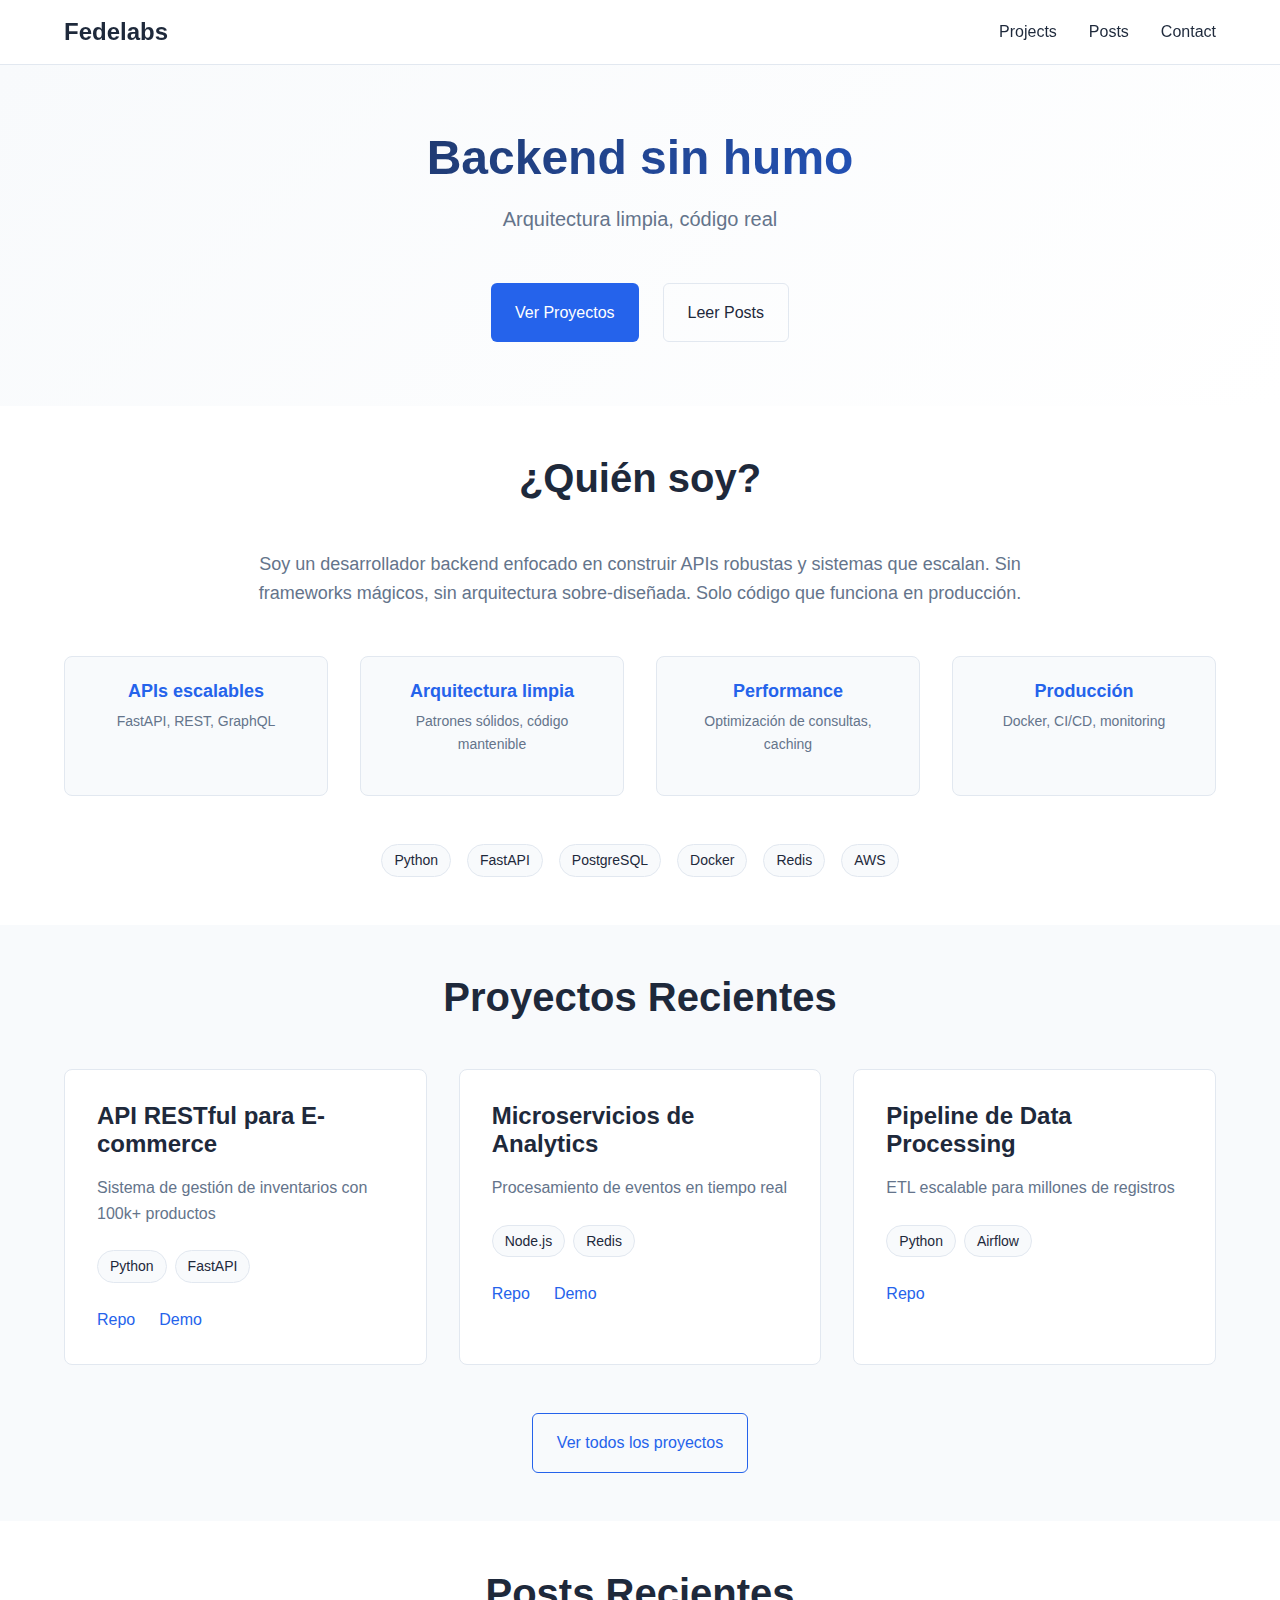
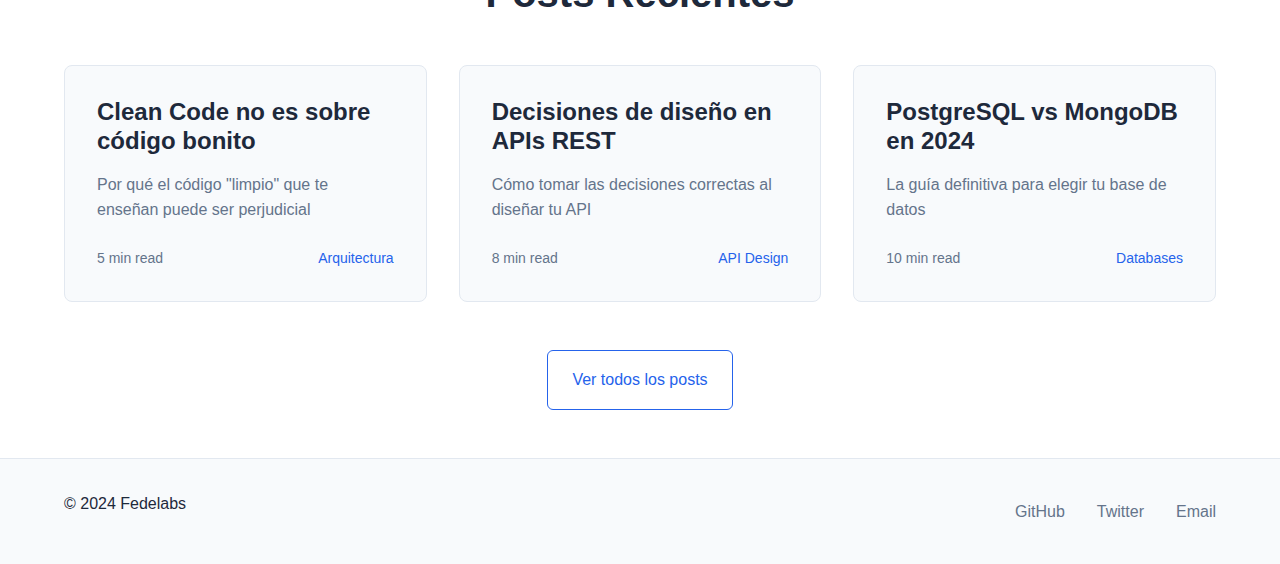
<file: web/index.html>
<!DOCTYPE html>
<html lang="es">
<head>
    <meta charset="UTF-8">
    <meta name="viewport" content="width=device-width, initial-scale=1.0">
    <title>Fedelabs - Backend sin humo</title>
    <link rel="stylesheet" href="css/base.css">
    <link rel="stylesheet" href="css/home.css">
</head>
<body>
    <!-- Header -->
    <header class="header">
        <nav class="nav container">
            <a href="/" class="logo">Fedelabs</a>
            <div class="nav-links">
                <a href="/projects.html" class="nav-link">Projects</a>
                <a href="/posts.html" class="nav-link">Posts</a>
                <a href="#contact" class="nav-link">Contact</a>
            </div>
        </nav>
    </header>

    <!-- Hero Section -->
    <section class="hero">
        <div class="container">
            <h1 class="hero-title">Backend sin humo</h1>
            <p class="hero-subtitle">Arquitectura limpia, código real</p>
            <div class="hero-ctas">
                <a href="/projects.html" class="btn btn-primary">Ver Proyectos</a>
                <a href="/posts.html" class="btn btn-secondary">Leer Posts</a>
            </div>
        </div>
    </section>

    <!-- About Section -->
    <section class="about">
        <div class="container">
            <h2 class="section-title">¿Quién soy?</h2>
            <p class="about-text">
                Soy un desarrollador backend enfocado en construir APIs robustas y sistemas que escalan. 
                Sin frameworks mágicos, sin arquitectura sobre-diseñada. Solo código que funciona en producción.
            </p>
            <div class="skills">
                <div class="skill-item">
                    <h3>APIs escalables</h3>
                    <p>FastAPI, REST, GraphQL</p>
                </div>
                <div class="skill-item">
                    <h3>Arquitectura limpia</h3>
                    <p>Patrones sólidos, código mantenible</p>
                </div>
                <div class="skill-item">
                    <h3>Performance</h3>
                    <p>Optimización de consultas, caching</p>
                </div>
                <div class="skill-item">
                    <h3>Producción</h3>
                    <p>Docker, CI/CD, monitoring</p>
                </div>
            </div>
            <div class="tech-stack">
                <span class="tech-badge">Python</span>
                <span class="tech-badge">FastAPI</span>
                <span class="tech-badge">PostgreSQL</span>
                <span class="tech-badge">Docker</span>
                <span class="tech-badge">Redis</span>
                <span class="tech-badge">AWS</span>
            </div>
        </div>
    </section>

    <!-- Recent Projects -->
    <section class="recent-projects">
        <div class="container">
            <h2 class="section-title">Proyectos Recientes</h2>
            <div class="projects-grid">
                <div class="project-card">
                    <h3>API RESTful para E-commerce</h3>
                    <p>Sistema de gestión de inventarios con 100k+ productos</p>
                    <div class="project-tech">
                        <span class="tech-badge">Python</span>
                        <span class="tech-badge">FastAPI</span>
                    </div>
                    <div class="project-links">
                        <a href="#" class="link">Repo</a>
                        <a href="#" class="link">Demo</a>
                    </div>
                </div>
                <div class="project-card">
                    <h3>Microservicios de Analytics</h3>
                    <p>Procesamiento de eventos en tiempo real</p>
                    <div class="project-tech">
                        <span class="tech-badge">Node.js</span>
                        <span class="tech-badge">Redis</span>
                    </div>
                    <div class="project-links">
                        <a href="#" class="link">Repo</a>
                        <a href="#" class="link">Demo</a>
                    </div>
                </div>
                <div class="project-card">
                    <h3>Pipeline de Data Processing</h3>
                    <p>ETL escalable para millones de registros</p>
                    <div class="project-tech">
                        <span class="tech-badge">Python</span>
                        <span class="tech-badge">Airflow</span>
                    </div>
                    <div class="project-links">
                        <a href="#" class="link">Repo</a>
                    </div>
                </div>
            </div>
            <div class="section-cta">
                <a href="/projects.html" class="btn btn-outline">Ver todos los proyectos</a>
            </div>
        </div>
    </section>

    <!-- Recent Posts -->
    <section class="recent-posts">
        <div class="container">
            <h2 class="section-title">Posts Recientes</h2>
            <div class="posts-grid">
                <article class="post-card">
                    <h3>Clean Code no es sobre código bonito</h3>
                    <p>Por qué el código "limpio" que te enseñan puede ser perjudicial</p>
                    <div class="post-meta">
                        <span class="post-time">5 min read</span>
                        <span class="post-category">Arquitectura</span>
                    </div>
                </article>
                <article class="post-card">
                    <h3>Decisiones de diseño en APIs REST</h3>
                    <p>Cómo tomar las decisiones correctas al diseñar tu API</p>
                    <div class="post-meta">
                        <span class="post-time">8 min read</span>
                        <span class="post-category">API Design</span>
                    </div>
                </article>
                <article class="post-card">
                    <h3>PostgreSQL vs MongoDB en 2024</h3>
                    <p>La guía definitiva para elegir tu base de datos</p>
                    <div class="post-meta">
                        <span class="post-time">10 min read</span>
                        <span class="post-category">Databases</span>
                    </div>
                </article>
            </div>
            <div class="section-cta">
                <a href="/posts.html" class="btn btn-outline">Ver todos los posts</a>
            </div>
        </div>
    </section>

    <!-- Footer -->
    <footer class="footer" id="contact">
        <div class="container">
            <div class="footer-content">
                <div class="footer-brand">
                    <p>&copy; 2024 Fedelabs</p>
                </div>
                <div class="footer-links">
                    <a href="https://github.com/fedelabs" target="_blank" class="footer-link">GitHub</a>
                    <a href="https://twitter.com/fedelabs" target="_blank" class="footer-link">Twitter</a>
                    <a href="mailto:hola@fedelabs.com" class="footer-link">Email</a>
                </div>
            </div>
        </div>
    </footer>

    <script src="js/api.js"></script>
    <script src="js/base.js"></script>
    <script src="js/home-api.js"></script>
</body>
</html>
</file>
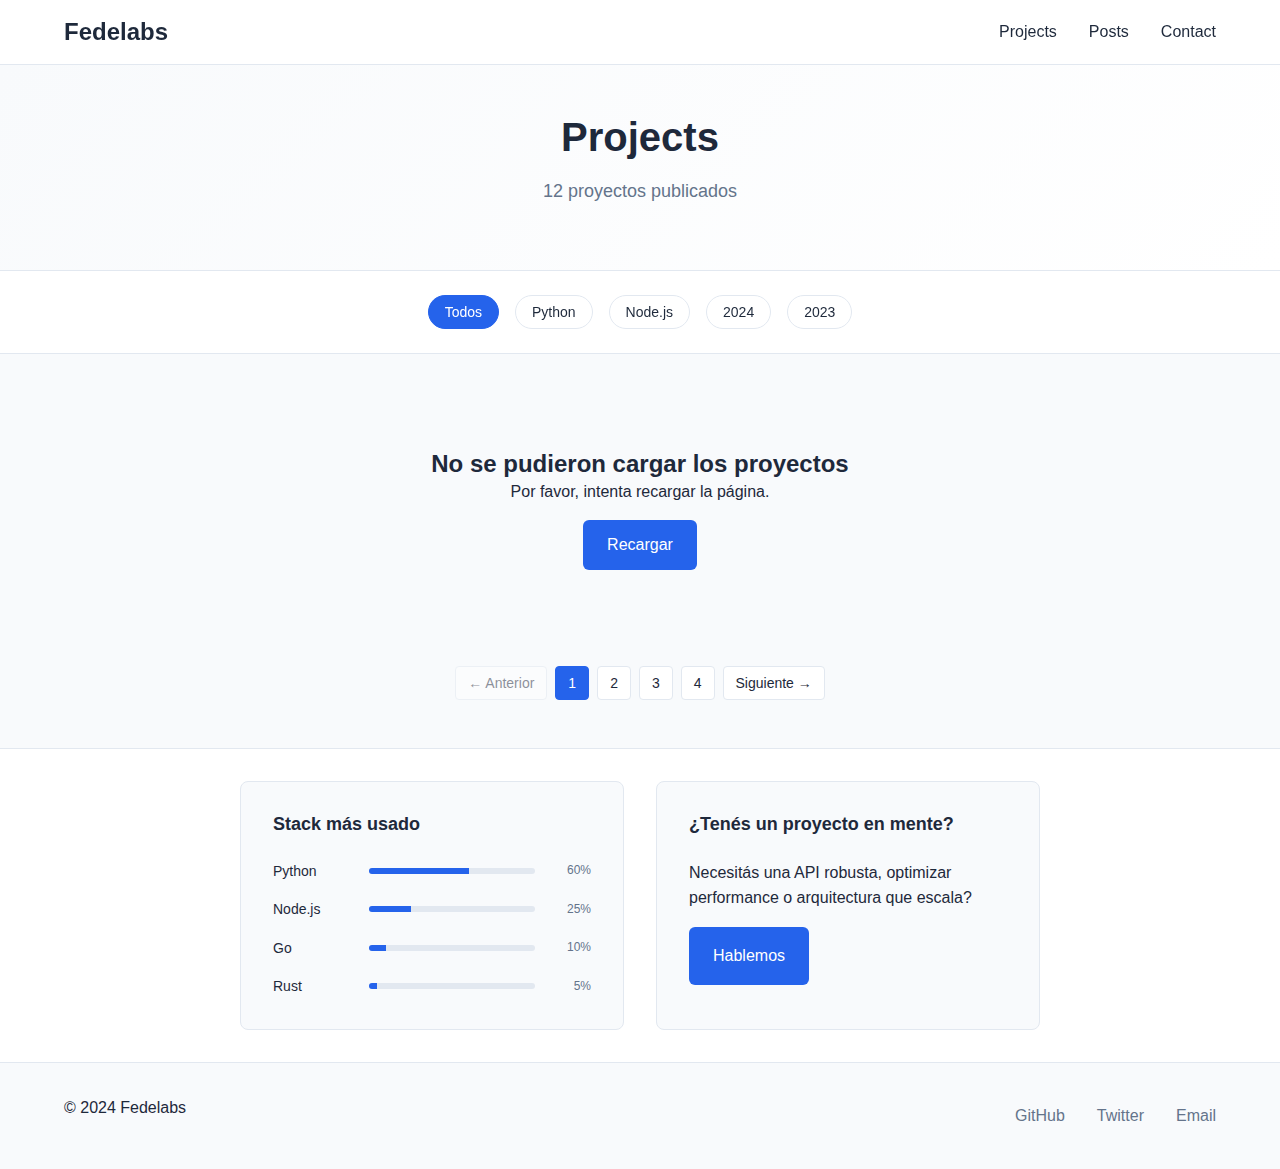
<file: web/projects.html>
<!DOCTYPE html>
<html lang="es">
<head>
    <meta charset="UTF-8">
    <meta name="viewport" content="width=device-width, initial-scale=1.0">
    <title>Projects - Fedelabs</title>
    <link rel="stylesheet" href="css/base.css">
    <link rel="stylesheet" href="css/projects.css">
</head>
<body>
    <!-- Header -->
    <header class="header">
        <nav class="nav container">
            <a href="/" class="logo">Fedelabs</a>
            <div class="nav-links">
                <a href="/projects.html" class="nav-link active">Projects</a>
                <a href="/posts.html" class="nav-link">Posts</a>
                <a href="/#contact" class="nav-link">Contact</a>
            </div>
        </nav>
    </header>

    <!-- Page Header -->
    <section class="page-header">
        <div class="container">
            <h1>Projects</h1>
            <p class="page-subtitle">12 proyectos publicados</p>
        </div>
    </section>

    <!-- Filters -->
    <section class="filters">
        <div class="container">
            <div class="filter-buttons">
                <button class="filter-btn active" data-filter="all">Todos</button>
                <button class="filter-btn" data-filter="python">Python</button>
                <button class="filter-btn" data-filter="nodejs">Node.js</button>
                <button class="filter-btn" data-filter="2024">2024</button>
                <button class="filter-btn" data-filter="2023">2023</button>
            </div>
        </div>
    </section>

    <!-- Projects Grid -->
    <section class="projects-section">
        <div class="container">
            <div class="projects-grid">
                <div class="project-card" data-tech="python" data-year="2024">
                    <h3>API RESTful para Gestión de Inventarios</h3>
                    <p>Sistema completo para manejar 100k+ productos con actualizaciones en tiempo real</p>
                    <div class="project-tech">
                        <span class="tech-badge">Python</span>
                        <span class="tech-badge">FastAPI</span>
                        <span class="tech-badge">PostgreSQL</span>
                        <span class="tech-badge">Redis</span>
                        <span class="tech-badge">Docker</span>
                    </div>
                    <div class="project-links">
                        <a href="/project-detail.html" class="link">Ver detalle →</a>
                        <div class="project-actions">
                            <a href="#" class="link">Repo</a>
                            <a href="#" class="link">Demo</a>
                        </div>
                    </div>
                </div>

                <div class="project-card" data-tech="nodejs" data-year="2024">
                    <h3>Plataforma de E-commerce</h3>
                    <p>Backend escalable para marketplace con múltiples vendedores y procesamiento de pagos</p>
                    <div class="project-tech">
                        <span class="tech-badge">Node.js</span>
                        <span class="tech-badge">Express</span>
                        <span class="tech-badge">MongoDB</span>
                        <span class="tech-badge">Stripe</span>
                    </div>
                    <div class="project-links">
                        <a href="/project-detail.html" class="link">Ver detalle →</a>
                        <div class="project-actions">
                            <a href="#" class="link">Repo</a>
                            <a href="#" class="link">Demo</a>
                        </div>
                    </div>
                </div>

                <div class="project-card" data-tech="python" data-year="2024">
                    <h3>Data Pipeline para Analytics</h3>
                    <p>Procesamiento de 1M+ eventos diarios con dashboards en tiempo real</p>
                    <div class="project-tech">
                        <span class="tech-badge">Python</span>
                        <span class="tech-badge">Airflow</span>
                        <span class="tech-badge">Spark</span>
                        <span class="tech-badge">PostgreSQL</span>
                    </div>
                    <div class="project-links">
                        <a href="/project-detail.html" class="link">Ver detalle →</a>
                        <div class="project-actions">
                            <a href="#" class="link">Repo</a>
                        </div>
                    </div>
                </div>

                <div class="project-card" data-tech="python" data-year="2023">
                    <h3>Sistema de Autenticación Microservicios</h3>
                    <p>OAuth2 + JWT con gestión de usuarios, roles y permisos distribuidos</p>
                    <div class="project-tech">
                        <span class="tech-badge">Python</span>
                        <span class="tech-badge">FastAPI</span>
                        <span class="tech-badge">Redis</span>
                        <span class="tech-badge">JWT</span>
                    </div>
                    <div class="project-links">
                        <a href="/project-detail.html" class="link">Ver detalle →</a>
                        <div class="project-actions">
                            <a href="#" class="link">Repo</a>
                            <a href="#" class="link">Demo</a>
                        </div>
                    </div>
                </div>

                <div class="project-card" data-tech="nodejs" data-year="2023">
                    <h3>API de Streaming de Video</h3>
                    <p>Backend para streaming HLS con transcodificación automática y CDN</p>
                    <div class="project-tech">
                        <span class="tech-badge">Node.js</span>
                        <span class="tech-badge">FFmpeg</span>
                        <span class="tech-badge">AWS S3</span>
                        <span class="tech-badge">CloudFront</span>
                    </div>
                    <div class="project-links">
                        <a href="/project-detail.html" class="link">Ver detalle →</a>
                        <div class="project-actions">
                            <a href="#" class="link">Repo</a>
                            <a href="#" class="link">Demo</a>
                        </div>
                    </div>
                </div>

                <div class="project-card" data-tech="python" data-year="2023">
                    <h3>Chatbot con NLP</h3>
                    <p>Bot conversacional con procesamiento de lenguaje natural y aprendizaje</p>
                    <div class="project-tech">
                        <span class="tech-badge">Python</span>
                        <span class="tech-badge">Transformers</span>
                        <span class="tech-badge">FastAPI</span>
                        <span class="tech-badge">Docker</span>
                    </div>
                    <div class="project-links">
                        <a href="/project-detail.html" class="link">Ver detalle →</a>
                        <div class="project-actions">
                            <a href="#" class="link">Repo</a>
                        </div>
                    </div>
                </div>
            </div>

            <!-- Pagination -->
            <div class="pagination">
                <button class="pagination-btn" disabled>← Anterior</button>
                <button class="pagination-btn active">1</button>
                <button class="pagination-btn">2</button>
                <button class="pagination-btn">3</button>
                <button class="pagination-btn">4</button>
                <button class="pagination-btn">Siguiente →</button>
            </div>
        </div>
    </section>

    <!-- Sidebar Section -->
    <section class="sidebar-section">
        <div class="container">
            <div class="sidebar-content">
                <div class="sidebar-card">
                    <h3>Stack más usado</h3>
                    <div class="tech-stats">
                        <div class="tech-stat">
                            <span>Python</span>
                            <div class="stat-bar">
                                <div class="stat-fill" style="width: 60%"></div>
                            </div>
                            <span class="stat-percent">60%</span>
                        </div>
                        <div class="tech-stat">
                            <span>Node.js</span>
                            <div class="stat-bar">
                                <div class="stat-fill" style="width: 25%"></div>
                            </div>
                            <span class="stat-percent">25%</span>
                        </div>
                        <div class="tech-stat">
                            <span>Go</span>
                            <div class="stat-bar">
                                <div class="stat-fill" style="width: 10%"></div>
                            </div>
                            <span class="stat-percent">10%</span>
                        </div>
                        <div class="tech-stat">
                            <span>Rust</span>
                            <div class="stat-bar">
                                <div class="stat-fill" style="width: 5%"></div>
                            </div>
                            <span class="stat-percent">5%</span>
                        </div>
                    </div>
                </div>

                <div class="sidebar-card">
                    <h3>¿Tenés un proyecto en mente?</h3>
                    <p>Necesitás una API robusta, optimizar performance o arquitectura que escala?</p>
                    <a href="mailto:hola@fedelabs.com" class="btn btn-primary">Hablemos</a>
                </div>
            </div>
        </div>
    </section>

    <!-- Footer -->
    <footer class="footer">
        <div class="container">
            <div class="footer-content">
                <div class="footer-brand">
                    <p>&copy; 2024 Fedelabs</p>
                </div>
                <div class="footer-links">
                    <a href="https://github.com/fedelabs" target="_blank" class="footer-link">GitHub</a>
                    <a href="https://twitter.com/fedelabs" target="_blank" class="footer-link">Twitter</a>
                    <a href="mailto:hola@fedelabs.com" class="footer-link">Email</a>
                </div>
            </div>
        </div>
    </footer>

    <script src="js/api.js"></script>
    <script src="js/base.js"></script>
    <script src="js/projects-api.js"></script>
</body>
</html>
</file>
<file: web/css/home.css>
/* Hero Section */
.hero {
    background: linear-gradient(135deg, var(--surface) 0%, var(--background) 100%);
    padding: var(--spacing-2xl) 0;
    text-align: center;
}

.hero-title {
    font-size: 3rem;
    font-weight: 800;
    margin-bottom: var(--spacing-sm);
    background: linear-gradient(135deg, var(--text) 0%, var(--primary) 100%);
    -webkit-background-clip: text;
    -webkit-text-fill-color: transparent;
    background-clip: text;
}

.hero-subtitle {
    font-size: 1.25rem;
    color: var(--text-light);
    margin-bottom: var(--spacing-xl);
    max-width: 600px;
    margin-left: auto;
    margin-right: auto;
}

.hero-ctas {
    display: flex;
    gap: var(--spacing-md);
    justify-content: center;
    flex-wrap: wrap;
}

@media (max-width: 640px) {
    .hero {
        padding: var(--spacing-xl) 0;
    }
    
    .hero-title {
        font-size: 2rem;
    }
    
    .hero-ctas {
        flex-direction: column;
        align-items: center;
    }
    
    .btn {
        width: 100%;
        max-width: 300px;
    }
}

/* About Section */
.about {
    background: var(--background);
}

.about-text {
    font-size: 1.125rem;
    text-align: center;
    max-width: 800px;
    margin: 0 auto var(--spacing-xl);
    color: var(--text-light);
}

.skills {
    display: grid;
    grid-template-columns: repeat(auto-fit, minmax(250px, 1fr));
    gap: var(--spacing-lg);
    margin-bottom: var(--spacing-xl);
}

.skill-item {
    text-align: center;
    padding: var(--spacing-md);
    background: var(--surface);
    border-radius: 8px;
    border: 1px solid var(--border);
}

.skill-item h3 {
    font-size: 1.125rem;
    margin-bottom: var(--spacing-xs);
    color: var(--primary);
}

.skill-item p {
    color: var(--text-light);
    font-size: 0.875rem;
}

.tech-stack {
    display: flex;
    flex-wrap: wrap;
    gap: var(--spacing-sm);
    justify-content: center;
}

/* Recent Projects */
.recent-projects {
    background: var(--surface);
}

.projects-grid {
    display: grid;
    grid-template-columns: repeat(auto-fit, minmax(300px, 1fr));
    gap: var(--spacing-lg);
    margin-bottom: var(--spacing-xl);
}

.project-card {
    background: var(--background);
    padding: var(--spacing-lg);
    border-radius: 8px;
    border: 1px solid var(--border);
    transition: transform 0.2s, box-shadow 0.2s;
}

.project-card:hover {
    transform: translateY(-2px);
    box-shadow: var(--shadow-lg);
}

.project-card h3 {
    margin-bottom: var(--spacing-sm);
    color: var(--text);
}

.project-card p {
    color: var(--text-light);
    margin-bottom: var(--spacing-md);
}

.project-tech {
    display: flex;
    gap: var(--spacing-xs);
    margin-bottom: var(--spacing-md);
}

.project-links {
    display: flex;
    gap: var(--spacing-md);
}

/* Recent Posts */
.recent-posts {
    background: var(--background);
}

.posts-grid {
    display: grid;
    grid-template-columns: repeat(auto-fit, minmax(300px, 1fr));
    gap: var(--spacing-lg);
    margin-bottom: var(--spacing-xl);
}

.post-card {
    background: var(--surface);
    padding: var(--spacing-lg);
    border-radius: 8px;
    border: 1px solid var(--border);
    transition: transform 0.2s, box-shadow 0.2s;
    cursor: pointer;
}

.post-card:hover {
    transform: translateY(-2px);
    box-shadow: var(--shadow-lg);
}

.post-card h3 {
    margin-bottom: var(--spacing-sm);
    color: var(--text);
}

.post-card p {
    color: var(--text-light);
    margin-bottom: var(--spacing-md);
}

.post-meta {
    display: flex;
    justify-content: space-between;
    align-items: center;
    font-size: 0.875rem;
}

.post-time {
    color: var(--text-light);
}

.post-category {
    color: var(--primary);
    font-weight: 500;
}

/* Section CTA */
.section-cta {
    text-align: center;
}

/* Animations */
@keyframes fadeIn {
    from {
        opacity: 0;
        transform: translateY(20px);
    }
    to {
        opacity: 1;
        transform: translateY(0);
    }
}

.hero > * {
    animation: fadeIn 0.8s ease-out;
}

.hero > *:nth-child(2) { animation-delay: 0.1s; }
.hero > *:nth-child(3) { animation-delay: 0.2s; }
</file>
<file: web/css/projects.css>
/* Page Header */
.page-header {
    background: linear-gradient(135deg, var(--surface) 0%, var(--background) 100%);
    padding: var(--spacing-xl) 0;
    text-align: center;
    border-bottom: 1px solid var(--border);
}

.page-header h1 {
    font-size: 2.5rem;
    margin-bottom: var(--spacing-sm);
}

.page-subtitle {
    color: var(--text-light);
    font-size: 1.125rem;
}

/* Filters */
.filters {
    background: var(--background);
    padding: var(--spacing-md) 0;
    border-bottom: 1px solid var(--border);
    position: sticky;
    top: 64px;
    z-index: 90;
    backdrop-filter: blur(10px);
    background: rgba(255, 255, 255, 0.95);
}

.filter-buttons {
    display: flex;
    gap: var(--spacing-sm);
    justify-content: center;
    flex-wrap: wrap;
}

.filter-btn {
    padding: 0.5rem 1rem;
    background: transparent;
    border: 1px solid var(--border);
    border-radius: 9999px;
    font-size: 0.875rem;
    font-weight: 500;
    color: var(--text);
    cursor: pointer;
    transition: all 0.2s;
}

.filter-btn:hover {
    background: var(--surface);
}

.filter-btn.active {
    background: var(--primary);
    color: white;
    border-color: var(--primary);
}

/* Projects Section */
.projects-section {
    padding: var(--spacing-xl) 0;
    background: var(--surface);
}

.projects-grid {
    display: grid;
    grid-template-columns: repeat(auto-fit, minmax(350px, 1fr));
    gap: var(--spacing-lg);
    margin-bottom: var(--spacing-xl);
}

.project-card {
    background: var(--background);
    padding: var(--spacing-lg);
    border-radius: 8px;
    border: 1px solid var(--border);
    transition: all 0.3s ease;
    position: relative;
    overflow: hidden;
}

.project-card::before {
    content: '';
    position: absolute;
    top: 0;
    left: 0;
    right: 0;
    height: 3px;
    background: linear-gradient(90deg, var(--primary), var(--primary-dark));
    transform: scaleX(0);
    transition: transform 0.3s ease;
}

.project-card:hover {
    transform: translateY(-4px);
    box-shadow: var(--shadow-lg);
}

.project-card:hover::before {
    transform: scaleX(1);
}

.project-card h3 {
    font-size: 1.25rem;
    margin-bottom: var(--spacing-sm);
    color: var(--text);
    line-height: 1.3;
}

.project-card p {
    color: var(--text-light);
    margin-bottom: var(--spacing-md);
    line-height: 1.5;
}

.project-tech {
    display: flex;
    flex-wrap: wrap;
    gap: var(--spacing-xs);
    margin-bottom: var(--spacing-md);
}

.project-links {
    display: flex;
    justify-content: space-between;
    align-items: center;
}

.project-actions {
    display: flex;
    gap: var(--spacing-md);
}

/* Pagination */
.pagination {
    display: flex;
    justify-content: center;
    gap: var(--spacing-xs);
    margin-top: var(--spacing-xl);
}

.pagination-btn {
    padding: 0.5rem 0.75rem;
    background: var(--background);
    border: 1px solid var(--border);
    border-radius: 4px;
    font-size: 0.875rem;
    color: var(--text);
    cursor: pointer;
    transition: all 0.2s;
}

.pagination-btn:hover:not(:disabled) {
    background: var(--primary);
    color: white;
    border-color: var(--primary);
}

.pagination-btn.active {
    background: var(--primary);
    color: white;
    border-color: var(--primary);
}

.pagination-btn:disabled {
    opacity: 0.5;
    cursor: not-allowed;
}

/* Sidebar Section */
.sidebar-section {
    background: var(--background);
    padding: var(--spacing-lg) 0;
    border-top: 1px solid var(--border);
}

.sidebar-content {
    display: grid;
    grid-template-columns: repeat(auto-fit, minmax(300px, 1fr));
    gap: var(--spacing-lg);
    max-width: 800px;
    margin: 0 auto;
}

.sidebar-card {
    background: var(--surface);
    padding: var(--spacing-lg);
    border-radius: 8px;
    border: 1px solid var(--border);
}

.sidebar-card h3 {
    font-size: 1.125rem;
    margin-bottom: var(--spacing-md);
    color: var(--text);
}

/* Tech Stats */
.tech-stats {
    display: flex;
    flex-direction: column;
    gap: var(--spacing-sm);
}

.tech-stat {
    display: grid;
    grid-template-columns: 80px 1fr 40px;
    align-items: center;
    gap: var(--spacing-sm);
}

.tech-stat span:first-child {
    font-size: 0.875rem;
    font-weight: 500;
}

.stat-bar {
    height: 6px;
    background: var(--border);
    border-radius: 3px;
    overflow: hidden;
}

.stat-fill {
    height: 100%;
    background: var(--primary);
    transition: width 0.5s ease;
}

.stat-percent {
    font-size: 0.75rem;
    color: var(--text-light);
    text-align: right;
}

/* Responsive */
@media (max-width: 768px) {
    .page-header h1 {
        font-size: 2rem;
    }
    
    .filter-buttons {
        overflow-x: auto;
        justify-content: flex-start;
        padding-bottom: var(--spacing-xs);
        -webkit-overflow-scrolling: touch;
    }
    
    .filter-buttons::-webkit-scrollbar {
        height: 4px;
    }
    
    .filter-buttons::-webkit-scrollbar-track {
        background: var(--surface);
    }
    
    .filter-buttons::-webkit-scrollbar-thumb {
        background: var(--border);
        border-radius: 2px;
    }
    
    .projects-grid {
        grid-template-columns: 1fr;
        gap: var(--spacing-md);
    }
    
    .project-links {
        flex-direction: column;
        align-items: flex-start;
        gap: var(--spacing-sm);
    }
    
    .pagination {
        flex-wrap: wrap;
    }
}

/* Animations for filter */
.project-card {
    animation: fadeInUp 0.5s ease-out;
}

.project-card.hidden {
    display: none;
}

@keyframes fadeInUp {
    from {
        opacity: 0;
        transform: translateY(20px);
    }
    to {
        opacity: 1;
        transform: translateY(0);
    }
}
</file>
<file: web/css/base.css>
/* Reset y base */
* {
    margin: 0;
    padding: 0;
    box-sizing: border-box;
}

:root {
    /* Colors */
    --primary: #2563eb;
    --primary-dark: #1d4ed8;
    --secondary: #64748b;
    --background: #ffffff;
    --surface: #f8fafc;
    --text: #1e293b;
    --text-light: #64748b;
    --border: #e2e8f0;
    --shadow: 0 1px 3px rgba(0,0,0,0.1);
    --shadow-lg: 0 10px 15px -3px rgba(0,0,0,0.1);
    
    /* Typography */
    --font-family: -apple-system, BlinkMacSystemFont, 'Segoe UI', Roboto, sans-serif;
    --font-mono: 'SF Mono', Monaco, 'Cascadia Code', monospace;
    
    /* Spacing */
    --spacing-xs: 0.5rem;
    --spacing-sm: 1rem;
    --spacing-md: 1.5rem;
    --spacing-lg: 2rem;
    --spacing-xl: 3rem;
    --spacing-2xl: 4rem;
    
    /* Breakpoints */
    --breakpoint-sm: 640px;
    --breakpoint-md: 768px;
    --breakpoint-lg: 1024px;
    --breakpoint-xl: 1280px;
}

html {
    scroll-behavior: smooth;
}

body {
    font-family: var(--font-family);
    color: var(--text);
    line-height: 1.6;
    background: var(--background);
}

/* Container */
.container {
    max-width: 1200px;
    margin: 0 auto;
    padding: 0 var(--spacing-sm);
}

@media (min-width: 640px) {
    .container {
        padding: 0 var(--spacing-md);
    }
}

/* Header */
.header {
    background: var(--background);
    border-bottom: 1px solid var(--border);
    position: sticky;
    top: 0;
    z-index: 100;
    backdrop-filter: blur(10px);
    background: rgba(255, 255, 255, 0.95);
}

.nav {
    display: flex;
    justify-content: space-between;
    align-items: center;
    height: 64px;
}

.logo {
    font-size: 1.5rem;
    font-weight: 700;
    color: var(--text);
    text-decoration: none;
}

.nav-links {
    display: flex;
    gap: var(--spacing-lg);
}

.nav-link {
    color: var(--text);
    text-decoration: none;
    font-weight: 500;
    transition: color 0.2s;
}

.nav-link:hover {
    color: var(--primary);
}

/* Buttons */
.btn {
    display: inline-flex;
    align-items: center;
    padding: var(--spacing-sm) var(--spacing-md);
    border-radius: 6px;
    font-weight: 500;
    text-decoration: none;
    transition: all 0.2s;
    cursor: pointer;
    border: none;
    font-size: 1rem;
}

.btn-primary {
    background: var(--primary);
    color: white;
}

.btn-primary:hover {
    background: var(--primary-dark);
    transform: translateY(-1px);
    box-shadow: var(--shadow-lg);
}

.btn-secondary {
    background: transparent;
    color: var(--text);
    border: 1px solid var(--border);
}

.btn-secondary:hover {
    background: var(--surface);
}

.btn-outline {
    background: transparent;
    color: var(--primary);
    border: 1px solid var(--primary);
}

.btn-outline:hover {
    background: var(--primary);
    color: white;
}

/* Typography */
h1, h2, h3 {
    line-height: 1.2;
    font-weight: 700;
}

h1 { font-size: 2.5rem; }
h2 { font-size: 2rem; }
h3 { font-size: 1.5rem; }

@media (min-width: 640px) {
    h1 { font-size: 3rem; }
    h2 { font-size: 2.5rem; }
}

p {
    margin-bottom: var(--spacing-sm);
}

/* Sections */
section {
    padding: var(--spacing-xl) 0;
}

.section-title {
    text-align: center;
    margin-bottom: var(--spacing-xl);
    color: var(--text);
}

/* Tech badges */
.tech-badge {
    display: inline-block;
    padding: 0.25rem 0.75rem;
    background: var(--surface);
    border: 1px solid var(--border);
    border-radius: 9999px;
    font-size: 0.875rem;
    font-weight: 500;
    color: var(--text);
}

/* Links */
.link {
    color: var(--primary);
    text-decoration: none;
    font-weight: 500;
}

.link:hover {
    text-decoration: underline;
}

/* Footer */
.footer {
    background: var(--surface);
    border-top: 1px solid var(--border);
    padding: var(--spacing-lg) 0;
}

.footer-content {
    display: flex;
    justify-content: space-between;
    align-items: center;
}

.footer-links {
    display: flex;
    gap: var(--spacing-lg);
}

.footer-link {
    color: var(--text-light);
    text-decoration: none;
}

.footer-link:hover {
    color: var(--primary);
}

/* Utility */
.text-center { text-align: center; }
.mb-0 { margin-bottom: 0; }
.mb-sm { margin-bottom: var(--spacing-sm); }
.mb-md { margin-bottom: var(--spacing-md); }
.mb-lg { margin-bottom: var(--spacing-lg); }
</file>
